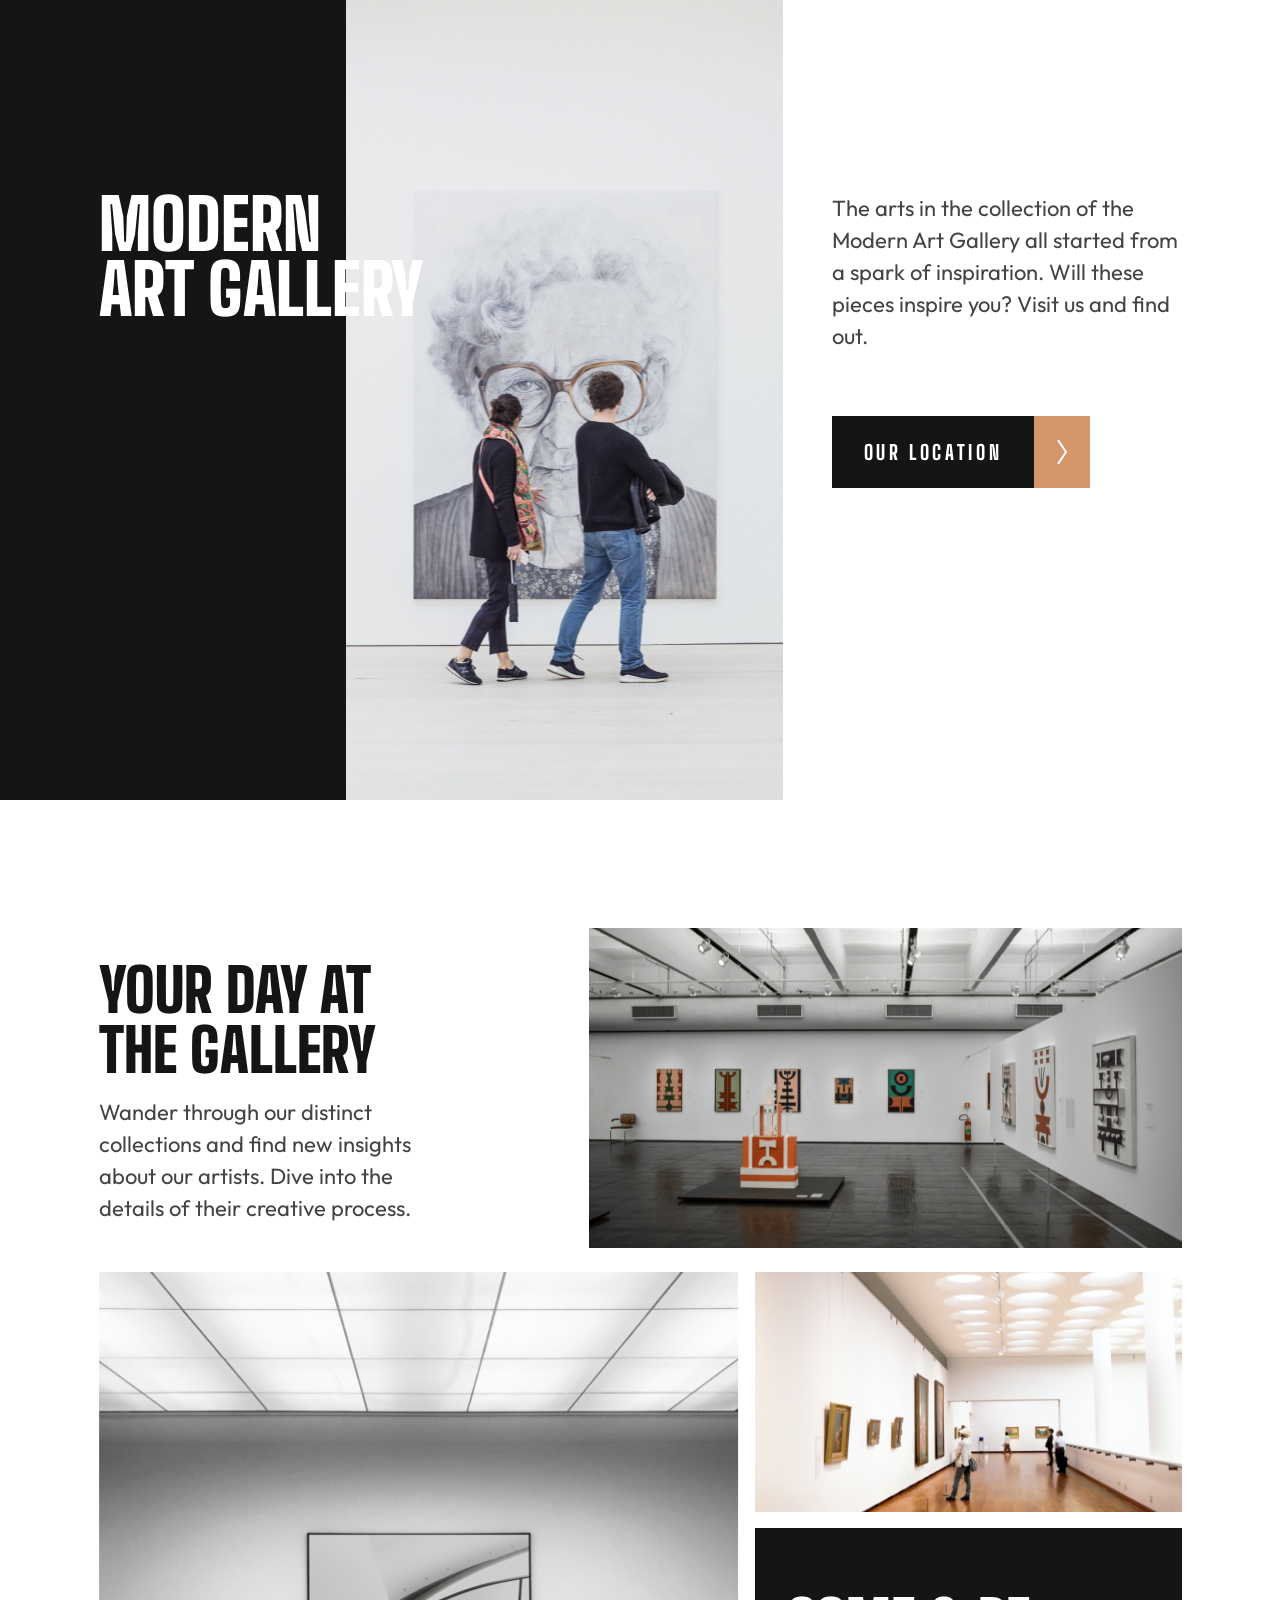
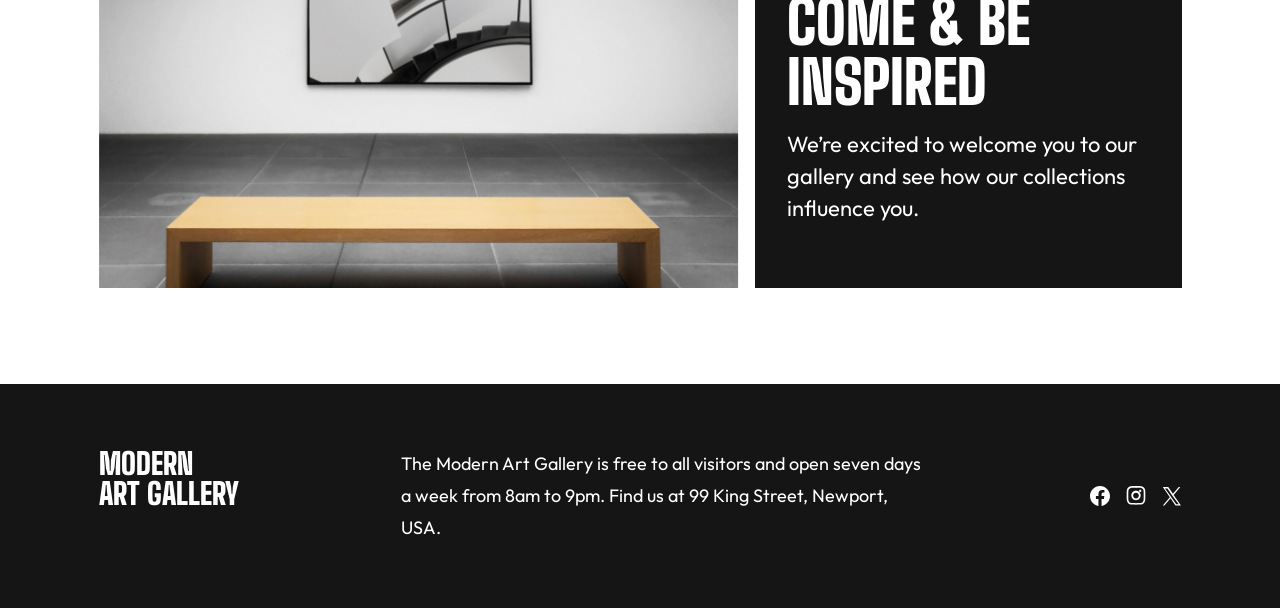
<file: index.html>
<!DOCTYPE html>
<html lang="en">
<head>
  <meta charset="UTF-8">
  <meta name="viewport" content="width=device-width, initial-scale=1.0">
  <title>Modern Art Gallery</title>
  <!-- Preconectar con Google Fonts -->
  <link rel="preconnect" href="https://fonts.googleapis.com">
  <link rel="preconnect" href="https://fonts.gstatic.com" crossorigin>
  <!-- Fuentes Big Shoulders Display (900,800) y Outfit (400, Light) -->
  <link href="https://fonts.googleapis.com/css2?family=Big+Shoulders+Display:wght@800;900&family=Outfit:wght@400&display=swap" rel="stylesheet">
  <!-- Hoja de estilos SCSS compilada (enlazamos como CSS) -->
  <link rel="stylesheet" href="scss/main.css">
</head>
<body>

<header class="header hero">
  <!-- capas de fondo: capa 1 y capa2 se controlan desde scss, imagen izquierda como fondo de capa2 -->
  <div class="hero__layers">
    <div class="hero__layer1"></div>
    <div class="hero__layer2" role="img" aria-label="2 personas contemplando un cuadro"></div>
  </div>
  
  <div class="hero__content">
    <h1 class="hero__title">MODERN <br />ART GALLERY</h1>
    <div class="hero__right-block">
      <p class="hero__description">The arts in the collection of the Modern Art Gallery all started from a spark of inspiration. Will these pieces inspire you? Visit us and find out.</p>
       <a href="location.html">
        <div class="button">
          <span class="button-text">OUR LOCATION</span>
          <div class="button-arrow">
            <!-- flecha svg blanca -->
            <svg width="10" height="24" viewBox="0 0 10 24" fill="none" xmlns="http://www.w3.org/2000/svg">
              <path d="M1 0L9 12L1 24" stroke="white" stroke-width="2"/>
            </svg>
          </div>
        </div>  
       </a>
      </div>
    </div>
  </div>
</header>

<main class="main main-home">
  <!-- grid 1: dos columnas -->
  <section class="main-home__grid1">
    <div class="main-home__grid1-col1">
      <h2 class="main-home__grid1-title">Your Day at the Gallery</h2>
      <p class="main-home__grid1-description">Wander through our distinct collections and find new insights about our artists. Dive into the details of their creative process.</p>
    </div>
    <div class="main-home__grid1-col2" role="img" aria-label="Galería de arte">
      <!-- imagen responsiva: fondo gestionado por scss -->
    </div>
  </section>

  <!-- grid 2: 2 columnas + 2 filas implícitas -->
  <section class="main-home__grid2">
    <!-- columna izquierda: ocupa dos filas -->
    <div class="main-home__grid2-left" role="img" aria-label="Vista de un cuadro desde un banco">
      <!-- imagen responsiva: fondo gestionado por scss -->
    </div>
    <!-- columna derecha (con dos filas) -->
    <div class="main-home__grid2-right">
      <div class="main-home__grid2-right-top" role="img" aria-label="Personas contemplando arte en la galería">
        <!-- imagen responsiva: fondo gestionado por scss -->
      </div>
      <div class="main-home__grid2-right-bottom">
        <h2 class="main-home__grid2-title">COME & BE INSPIRED</h2>
        <p class="main-home__grid2-description">We’re excited to welcome you to our gallery and see how our collections influence you.</p>
      </div>
    </div>
  </section>
</main>

<footer class="footer footer-home">
  <div class="footer__content">    
    <p class="footer__brand-text">MODERN <br />ART GALLERY</p>
    <p class="footer__info-text">The Modern Art Gallery is free to all visitors and open seven days a week from 8am to 9pm. Find us at 99 King Street, Newport, USA.</p>
    <div class="footer__social">
        <a href="#" class="footer__social-link" aria-label="Facebook">
        <svg width="20" height="20" viewBox="0 0 20 20" fill="none" xmlns="http://www.w3.org/2000/svg">
            <path d="M20 10.0611C20 4.50451 15.5229 0 10 0C4.47715 0 0 4.50451 0 10.0611C0 15.0824 3.65685 19.2452 8.4375 20V12.9695H5.89844V10.0611H8.4375V7.84446C8.4375 5.32283 9.93047 3.93013 12.2146 3.93013C13.3087 3.93013 14.4531 4.12646 14.4531 4.12646V6.60216H13.1922C11.9499 6.60216 11.5625 7.37826 11.5625 8.17453V10.0611H14.3359L13.8926 12.9695H11.5625V20C16.3431 19.2452 20 15.0824 20 10.0611Z" />
        </svg>
        </a>
        <a href="#" class="footer__social-link" aria-label="Instagram">
        <svg width="20" height="20" viewBox="0 0 20 20" fill="none" xmlns="http://www.w3.org/2000/svg">
            <path d="M10 1.80188C12.6719 1.80188 12.9875 1.81375 13.9406 1.85625C14.825 1.895 15.3031 2.045 15.6188 2.17125C16.0344 2.335 16.3344 2.53375 16.6438 2.84313C16.9562 3.15625 17.1512 3.4525 17.3156 3.86813C17.4419 4.18375 17.5919 4.665 17.6306 5.54563C17.6731 6.5025 17.685 6.81813 17.685 9.48625C17.685 12.1581 17.6731 12.4737 17.6306 13.4269C17.5919 14.3112 17.4419 14.7894 17.3156 15.105C17.1512 15.5206 16.9525 15.8206 16.6438 16.13C16.3306 16.4425 16.0344 16.6375 15.6188 16.8019C15.3031 16.9281 14.8219 17.0781 13.9406 17.1169C12.9838 17.1594 12.6681 17.1712 10 17.1712C7.32812 17.1712 7.0125 17.1594 6.05938 17.1169C5.175 17.0781 4.69687 16.9281 4.38125 16.8019C3.96563 16.6375 3.66562 16.4388 3.35625 16.13C3.04375 15.8169 2.84875 15.5206 2.68438 15.105C2.55812 14.7894 2.40812 14.3081 2.36938 13.4269C2.32688 12.47 2.315 12.1544 2.315 9.48625C2.315 6.81438 2.32688 6.49875 2.36938 5.54563C2.40812 4.66125 2.55812 4.18313 2.68438 3.8675C2.84875 3.45188 3.0475 3.15188 3.35625 2.8425C3.66938 2.53 3.96563 2.335 4.38125 2.17063C4.69687 2.04438 5.17812 1.89438 6.05938 1.85563C7.0125 1.81313 7.32812 1.80125 10 1.80125V1.80188ZM10 0C7.28438 0 6.94375 0.011875 5.97813 0.055C5.01562 0.098125 4.34687 0.255 3.77187 0.473125C3.17187 0.7 2.67187 0.995 2.175 1.495C1.675 1.99188 1.38062 2.49188 1.15375 3.09125C0.935625 3.66625 0.77875 4.335 0.735625 5.2975C0.6925 6.2625 0.680664 6.60375 0.680664 9.31937C0.680664 12.035 0.6925 12.3756 0.735625 13.3412C0.77875 14.3037 0.935625 14.9725 1.15375 15.5475C1.38062 16.1475 1.67812 16.6512 2.175 17.1444C2.67187 17.6406 3.17187 17.9381 3.77125 18.165C4.34687 18.3831 5.015 18.54 5.9775 18.5831C6.9425 18.6262 7.28375 18.6381 9.99937 18.6381C12.715 18.6381 13.0556 18.6262 14.0212 18.5831C14.9838 18.54 15.6525 18.3831 16.2275 18.165C16.8269 17.9381 17.3269 17.6406 17.8238 17.1444C18.32 16.6475 18.6144 16.1475 18.8444 15.5481C19.0625 14.9731 19.2194 14.305 19.2625 13.3425C19.3056 12.3775 19.3175 12.0362 19.3175 9.32062C19.3175 6.605 19.3056 6.26437 19.2625 5.29875C19.2194 4.33625 19.0625 3.6675 18.8444 3.0925C18.6219 2.4875 18.3306 1.98375 17.8306 1.49125C17.3306 0.99875 16.8306 0.70125 16.2319 0.47125C15.6569 0.253125 14.9888 0.09625 14.0262 0.053125C13.0569 0.01125 12.7156 0 10 0Z" />
            <path d="M10 4.86499C7.41625 4.86499 5.3225 6.95874 5.3225 9.54249C5.3225 12.1262 7.41625 14.22 10 14.22C12.5838 14.22 14.6775 12.1262 14.6775 9.54249C14.6775 6.95874 12.5838 4.86499 10 4.86499ZM10 12.4306C8.40625 12.4306 7.11187 11.1362 7.11187 9.54249C7.11187 7.94874 8.40625 6.65437 10 6.65437C11.5938 6.65437 12.8881 7.94874 12.8881 9.54249C12.8881 11.1362 11.5938 12.4306 10 12.4306Z" />
            <path d="M15.3438 4.92624C15.3438 5.54561 14.8406 6.04561 14.2212 6.04561C13.6019 6.04561 13.0988 5.54249 13.0988 4.92624C13.0988 4.30999 13.6019 3.80374 14.2212 3.80374C14.8406 3.80374 15.3438 4.30686 15.3438 4.92624Z" />
        </svg>
        </a>
        <a href="#" class="footer__social-link" aria-label="X (Twitter)">
        <svg width="20" height="20" viewBox="0 0 20 20" fill="none" xmlns="http://www.w3.org/2000/svg">
            <path d="M11.6517 8.912L18.3377 1H16.7767L10.9477 7.789L6.24266 1H0.820312L7.84266 11.212L0.820312 19.5H2.38131L8.54631 12.33L13.5127 19.5H18.935L11.6517 8.912ZM9.37166 11.378L8.65266 10.346L2.92466 2.419H5.47266L10.0137 9.133L10.7327 10.165L16.7777 18.14H14.2297L9.37166 11.378Z" />
        </svg>
        </a>
    </div>
  </div>    
</footer>

</body>
</html>
</file>
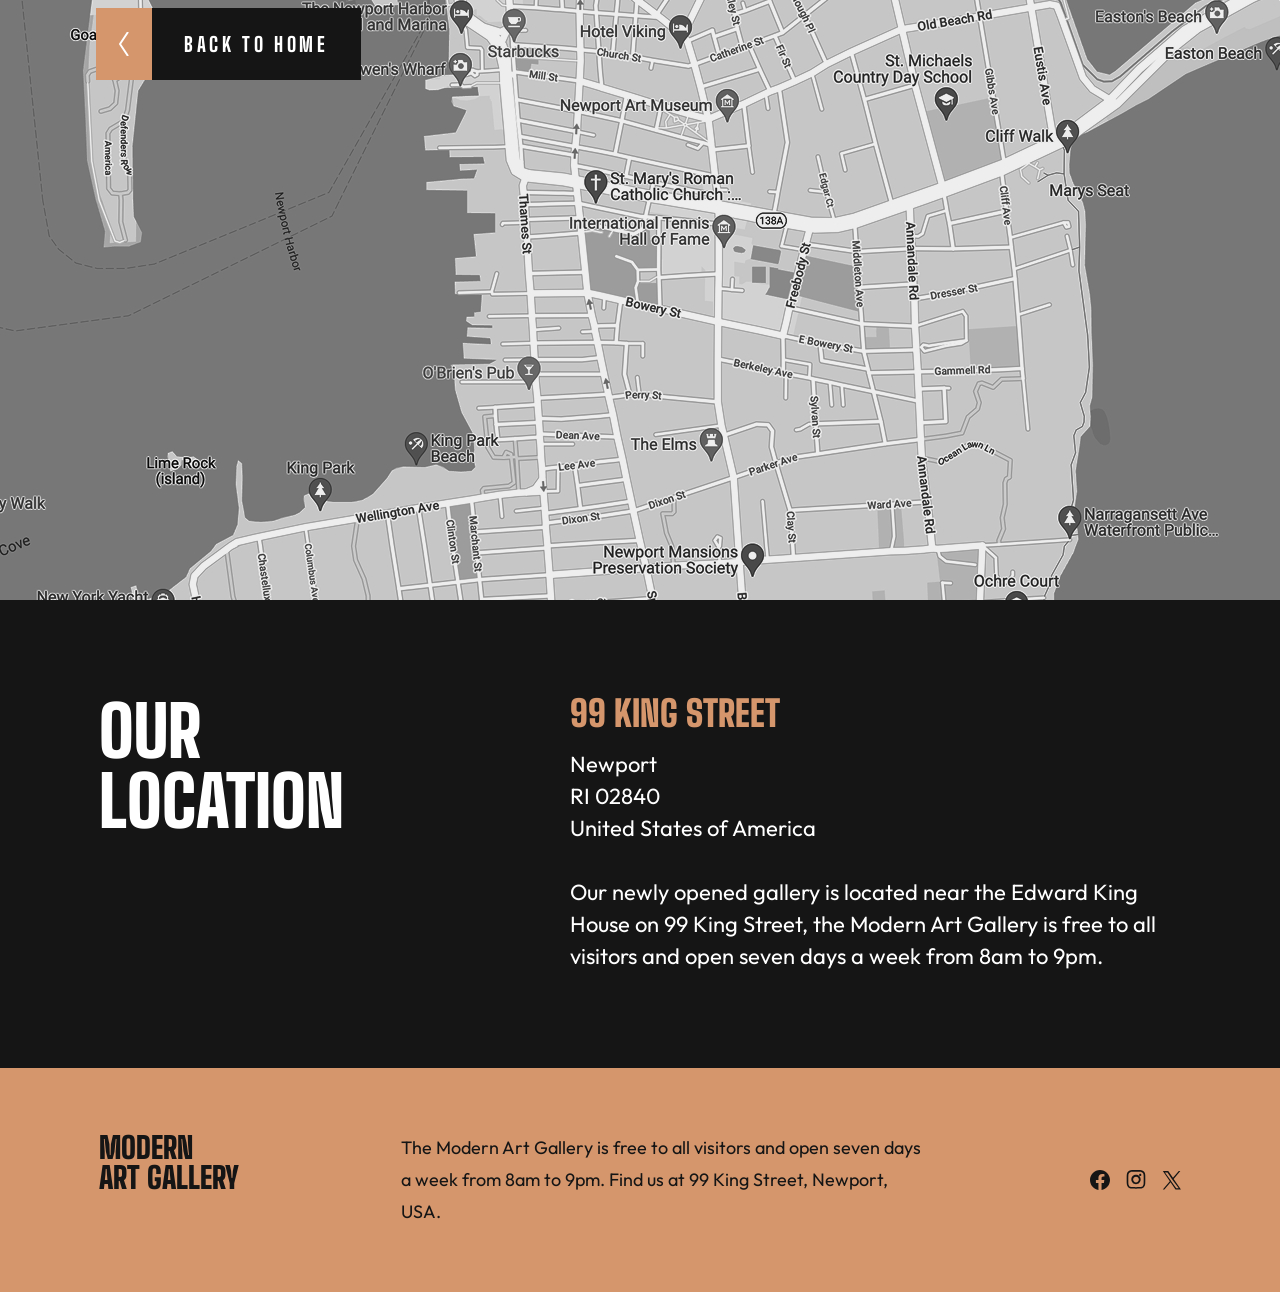
<file: location.html>
<!DOCTYPE html>
<html lang="en">
<head>
  <meta charset="UTF-8">
  <meta name="viewport" content="width=device-width, initial-scale=1.0">
  <title>Modern Art Gallery</title>
  <!-- Preconectar con Google Fonts -->
  <link rel="preconnect" href="https://fonts.googleapis.com">
  <link rel="preconnect" href="https://fonts.gstatic.com" crossorigin>
  <!-- Fuentes Big Shoulders Display (900,800) y Outfit (400, Light) -->
  <link href="https://fonts.googleapis.com/css2?family=Big+Shoulders+Display:wght@800;900&family=Outfit:wght@400&display=swap" rel="stylesheet">
  <!-- Hoja de estilos SCSS compilada (enlazamos como CSS) -->
  <link rel="stylesheet" href="scss/main.css">
</head>
<body>

<header class="header header-map"> 
    <div class="header-map__content">
        <a href="index.html">
            <div class="button">
                <div class="button-arrow">
                <!-- flecha svg blanca -->
                <svg width="10" height="24" viewBox="0 0 10 24" fill="none" xmlns="http://www.w3.org/2000/svg">
                    <path d="M9 0L1 12L9 24" stroke="white" stroke-width="2"/>
                </svg>
                </div>
                <span class="button-text">BACK TO HOME</span>
            </div>
         </a>
    </div>
</header>

<main class="main main-location">
    <section class="main-location__grid">
        <div class="main-location__grid-col1">
            <h2 class="main-location__grid-title">OUR LOCATION</h2>
        </div>
        <div class="main-location__grid-col2">
            <h3 class="main-location__grid-col2-title">99 King Street</h3>  
            <div class="main-location__grid-description">                           
                <address class="main-location__grid-address">
                    Newport<br />
                    RI 02840<br />
                    United States of America<br /><br />
                </address>
                <p>
                    Our newly opened gallery is located near the Edward
                    King House on 99 King Street, the Modern Art Gallery is
                    free to all visitors and open seven days a week from
                    8am to 9pm.
                </p>
            </div>
        </div>
    </section>
</main>

<footer class="footer footer-location">
  <div class="footer__content">    
    <p class="footer__brand-text">MODERN <br />ART GALLERY</p>
    <p class="footer__info-text">The Modern Art Gallery is free to all visitors and open seven days a week from 8am to 9pm. Find us at 99 King Street, Newport, USA.</p>
    <div class="footer__social">
        <a href="#" class="footer__social-link" aria-label="Facebook">
        <svg width="20" height="20" viewBox="0 0 20 20" fill="none" xmlns="http://www.w3.org/2000/svg">
            <path d="M20 10.0611C20 4.50451 15.5229 0 10 0C4.47715 0 0 4.50451 0 10.0611C0 15.0824 3.65685 19.2452 8.4375 20V12.9695H5.89844V10.0611H8.4375V7.84446C8.4375 5.32283 9.93047 3.93013 12.2146 3.93013C13.3087 3.93013 14.4531 4.12646 14.4531 4.12646V6.60216H13.1922C11.9499 6.60216 11.5625 7.37826 11.5625 8.17453V10.0611H14.3359L13.8926 12.9695H11.5625V20C16.3431 19.2452 20 15.0824 20 10.0611Z" />
        </svg>
        </a>
        <a href="#" class="footer__social-link" aria-label="Instagram">
        <svg width="20" height="20" viewBox="0 0 20 20" fill="none" xmlns="http://www.w3.org/2000/svg">
            <path d="M10 1.80188C12.6719 1.80188 12.9875 1.81375 13.9406 1.85625C14.825 1.895 15.3031 2.045 15.6188 2.17125C16.0344 2.335 16.3344 2.53375 16.6438 2.84313C16.9562 3.15625 17.1512 3.4525 17.3156 3.86813C17.4419 4.18375 17.5919 4.665 17.6306 5.54563C17.6731 6.5025 17.685 6.81813 17.685 9.48625C17.685 12.1581 17.6731 12.4737 17.6306 13.4269C17.5919 14.3112 17.4419 14.7894 17.3156 15.105C17.1512 15.5206 16.9525 15.8206 16.6438 16.13C16.3306 16.4425 16.0344 16.6375 15.6188 16.8019C15.3031 16.9281 14.8219 17.0781 13.9406 17.1169C12.9838 17.1594 12.6681 17.1712 10 17.1712C7.32812 17.1712 7.0125 17.1594 6.05938 17.1169C5.175 17.0781 4.69687 16.9281 4.38125 16.8019C3.96563 16.6375 3.66562 16.4388 3.35625 16.13C3.04375 15.8169 2.84875 15.5206 2.68438 15.105C2.55812 14.7894 2.40812 14.3081 2.36938 13.4269C2.32688 12.47 2.315 12.1544 2.315 9.48625C2.315 6.81438 2.32688 6.49875 2.36938 5.54563C2.40812 4.66125 2.55812 4.18313 2.68438 3.8675C2.84875 3.45188 3.0475 3.15188 3.35625 2.8425C3.66938 2.53 3.96563 2.335 4.38125 2.17063C4.69687 2.04438 5.17812 1.89438 6.05938 1.85563C7.0125 1.81313 7.32812 1.80125 10 1.80125V1.80188ZM10 0C7.28438 0 6.94375 0.011875 5.97813 0.055C5.01562 0.098125 4.34687 0.255 3.77187 0.473125C3.17187 0.7 2.67187 0.995 2.175 1.495C1.675 1.99188 1.38062 2.49188 1.15375 3.09125C0.935625 3.66625 0.77875 4.335 0.735625 5.2975C0.6925 6.2625 0.680664 6.60375 0.680664 9.31937C0.680664 12.035 0.6925 12.3756 0.735625 13.3412C0.77875 14.3037 0.935625 14.9725 1.15375 15.5475C1.38062 16.1475 1.67812 16.6512 2.175 17.1444C2.67187 17.6406 3.17187 17.9381 3.77125 18.165C4.34687 18.3831 5.015 18.54 5.9775 18.5831C6.9425 18.6262 7.28375 18.6381 9.99937 18.6381C12.715 18.6381 13.0556 18.6262 14.0212 18.5831C14.9838 18.54 15.6525 18.3831 16.2275 18.165C16.8269 17.9381 17.3269 17.6406 17.8238 17.1444C18.32 16.6475 18.6144 16.1475 18.8444 15.5481C19.0625 14.9731 19.2194 14.305 19.2625 13.3425C19.3056 12.3775 19.3175 12.0362 19.3175 9.32062C19.3175 6.605 19.3056 6.26437 19.2625 5.29875C19.2194 4.33625 19.0625 3.6675 18.8444 3.0925C18.6219 2.4875 18.3306 1.98375 17.8306 1.49125C17.3306 0.99875 16.8306 0.70125 16.2319 0.47125C15.6569 0.253125 14.9888 0.09625 14.0262 0.053125C13.0569 0.01125 12.7156 0 10 0Z" />
            <path d="M10 4.86499C7.41625 4.86499 5.3225 6.95874 5.3225 9.54249C5.3225 12.1262 7.41625 14.22 10 14.22C12.5838 14.22 14.6775 12.1262 14.6775 9.54249C14.6775 6.95874 12.5838 4.86499 10 4.86499ZM10 12.4306C8.40625 12.4306 7.11187 11.1362 7.11187 9.54249C7.11187 7.94874 8.40625 6.65437 10 6.65437C11.5938 6.65437 12.8881 7.94874 12.8881 9.54249C12.8881 11.1362 11.5938 12.4306 10 12.4306Z" />
            <path d="M15.3438 4.92624C15.3438 5.54561 14.8406 6.04561 14.2212 6.04561C13.6019 6.04561 13.0988 5.54249 13.0988 4.92624C13.0988 4.30999 13.6019 3.80374 14.2212 3.80374C14.8406 3.80374 15.3438 4.30686 15.3438 4.92624Z" />
        </svg>
        </a>
        <a href="#" class="footer__social-link" aria-label="X (Twitter)">
        <svg width="20" height="20" viewBox="0 0 20 20" fill="none" xmlns="http://www.w3.org/2000/svg">
            <path d="M11.6517 8.912L18.3377 1H16.7767L10.9477 7.789L6.24266 1H0.820312L7.84266 11.212L0.820312 19.5H2.38131L8.54631 12.33L13.5127 19.5H18.935L11.6517 8.912ZM9.37166 11.378L8.65266 10.346L2.92466 2.419H5.47266L10.0137 9.133L10.7327 10.165L16.7777 18.14H14.2297L9.37166 11.378Z" />
        </svg>
        </a>
    </div>
  </div>    
</footer>

</body>
</html>
</file>
<file: scss/main.css>
* {
  margin: 0;
  padding: 0;
  box-sizing: border-box;
}

body {
  min-height: 100vh;
  font-family: "Outfit", sans-serif;
  overflow-x: hidden;
}

img {
  max-width: 100%;
  height: auto;
  display: block;
}

a {
  text-decoration: none;
}

h1, h2, h3, h4, h5, h6 {
  font-family: "Big Shoulders Display", cursive;
  font-weight: 900;
  text-transform: uppercase;
}

.hero {
  max-width: 1275px;
  margin: 0 auto;
  min-height: 0;
}
.hero__layer1 {
  display: none;
}
.hero__layer2 {
  height: 400px;
  width: 100%;
  background-image: url("../assets/hero-modern-art-gallery.jpg");
  background-size: cover;
  background-position: center;
  background-repeat: no-repeat;
}
.hero__content {
  padding: 2rem 1rem;
  position: relative;
  z-index: 3;
  display: flex;
  flex-direction: column;
  gap: 2rem;
}
.hero__title {
  font-family: "Big Shoulders Display", cursive;
  font-weight: 900;
  font-size: 60px;
  line-height: 55px;
  color: #151515;
  text-transform: uppercase;
  max-width: 500px;
  margin: 0;
}
.hero__right-block {
  max-width: 100%;
}
.hero__description {
  font-family: "Outfit", sans-serif;
  font-weight: 400;
  font-size: 18px;
  line-height: 28px;
  color: #444444;
  margin-bottom: 2rem;
  max-width: 100%;
  text-align: left;
}

.header-map {
  background-image: url("../assets/location.jpg");
  background-position: center;
  background-size: cover;
  height: 600px;
}
.header-map__content {
  position: absolute;
  top: 0;
  left: 0;
  padding: 0.5rem;
  width: 100%;
  z-index: 10;
}

.button {
  display: flex;
  cursor: pointer;
}
.button-text {
  font-family: "Big Shoulders Display", cursive;
  font-weight: 800;
  font-size: 20px;
  line-height: 100%;
  letter-spacing: 3.64px;
  background-color: #151515;
  color: #FFFFFF;
  padding: 0 2rem;
  height: 72px;
  display: flex;
  align-items: center;
  justify-content: center;
  text-transform: uppercase;
  transition: all 0.25s ease;
}
.button-arrow {
  width: 56px;
  height: 72px;
  background-color: #D5966C;
  display: flex;
  align-items: center;
  justify-content: center;
  transition: all 0.25s ease;
}
.button-arrow svg {
  width: 10px;
  height: 24px;
}
.button-arrow svg path {
  stroke: #FFFFFF;
  stroke-width: 2;
}
.button:hover .button-text {
  background-color: #D5966C;
}
.button:hover .button-arrow {
  background-color: #151515;
}

.main-home {
  padding: 4rem 1rem;
  max-width: 1275px;
  margin: 0 auto;
}
.main-home__grid1 {
  display: grid;
  grid-template-columns: 1fr;
  gap: 0;
  margin-bottom: 1rem;
}
.main-home__grid1-col1 {
  order: 2;
  padding: 2rem 0 2rem;
  max-width: 100%;
}
.main-home__grid1-col2 {
  order: 1;
  width: 100%;
  height: 320px;
  background-image: url("../assets/your-day-at-the-gallery.jpg");
  background-size: cover;
  background-position: center;
}
.main-home__grid1-title {
  font-family: "Big Shoulders Display", cursive;
  font-weight: 900;
  font-size: 50px;
  line-height: 45px;
  color: #151515;
  text-transform: uppercase;
  margin-bottom: 1rem;
}
.main-home__grid1-description {
  font-family: "Outfit", sans-serif;
  font-weight: 400;
  font-size: 18px;
  line-height: 28px;
  color: #444444;
}
.main-home__grid2 {
  display: grid;
  grid-template-columns: 1fr;
  gap: 1rem;
}
.main-home__grid2-left {
  aspect-ratio: 3/4;
  background-image: url("../assets/come-and-be-inspired-left.jpg");
  background-size: cover;
  background-position: center;
}
.main-home__grid2-right {
  display: flex;
  flex-direction: column;
  gap: 1rem;
}
.main-home__grid2-right-top {
  aspect-ratio: 16/9;
  background-image: url("../assets/come-and-be-inspired-right.jpg");
  background-size: cover;
  background-position: center;
}
.main-home__grid2-right-bottom {
  background-color: #151515;
  padding: 2rem 1rem;
  display: flex;
  flex-direction: column;
  justify-content: center;
}
.main-home__grid2-title {
  font-family: "Big Shoulders Display", cursive;
  font-weight: 900;
  font-size: 50px;
  line-height: 45px;
  color: #FFFFFF;
  text-transform: uppercase;
  margin-bottom: 1rem;
}
.main-home__grid2-description {
  font-family: "Outfit", sans-serif;
  font-weight: 400;
  font-size: 18px;
  line-height: 28px;
  color: #FFFFFF;
}

.main-location {
  background-color: #151515;
}
.main-location__grid {
  display: grid;
  grid-template-columns: 1fr;
  padding: 2rem 1rem;
  max-width: 1275px;
  margin: 0 auto;
}
.main-location__grid-col1 {
  max-width: 100%;
}
.main-location__grid-col2 {
  width: 100%;
}
.main-location__grid-title {
  font-family: "Big Shoulders Display", cursive;
  font-weight: 900;
  font-size: 50px;
  line-height: 50px;
  color: #FFFFFF;
  text-transform: uppercase;
  margin-bottom: 2rem;
  width: auto;
}
.main-location__grid-col2-title {
  font-family: "Big Shoulders Display", cursive;
  font-weight: 900;
  font-size: 32px;
  line-height: 32px;
  color: #D5966C;
  text-transform: uppercase;
  margin-bottom: 1rem;
}
.main-location__grid-description {
  font-family: "Outfit", sans-serif;
  font-weight: 400;
  font-size: 18px;
  line-height: 28px;
  color: #FFFFFF;
}
.main-location__grid-address {
  font-style: normal;
}

.footer-home {
  background-color: #151515;
  color: #FFFFFF;
}
.footer-home .footer__social-link svg {
  fill: #FFFFFF;
}
.footer-home .footer__social-link svg:hover {
  fill: #D5966C;
}
.footer-location {
  background-color: #D5966C;
  color: #151515;
}
.footer-location .footer__social-link svg {
  fill: #151515;
}
.footer-location .footer__social-link svg:hover {
  fill: #FFFFFF;
}
.footer__content {
  display: grid;
  grid-template-columns: 1fr;
  gap: 2rem;
  padding: 2rem 2rem;
  max-width: 1275px;
  margin: 0 auto;
}
.footer__brand-text {
  font-family: "Big Shoulders Display", cursive;
  font-weight: 900;
  font-size: 28px;
  line-height: 1;
  text-transform: uppercase;
  display: block;
}
.footer__info-text {
  font-family: "Outfit", sans-serif;
  font-weight: 400;
  font-size: 16px;
  line-height: 26px;
}
.footer__social {
  display: flex;
  gap: 1rem;
  align-items: center;
  justify-content: left;
}
.footer__social-link {
  display: inline-flex;
  align-items: center;
  justify-content: center;
}
.footer__social-link svg {
  width: 20px;
  height: 20px;
  transition: fill 0.3s ease;
}

@media (min-width: 768px) {
  .hero {
    padding-right: 2rem;
    min-height: 800px;
    max-width: 50%;
    margin-top: 0;
    margin-right: 0;
    margin-bottom: 2rem;
    align-content: space-around;
  }
  .hero__layers {
    position: absolute;
    left: 0;
    top: 0;
    display: flex;
    width: 100%;
    z-index: 1;
  }
  .hero__layer2 {
    width: 437px;
    height: 800px;
  }
  .hero__content {
    gap: 4rem;
    padding: 0;
  }
  .hero__title {
    font-size: 70px;
    line-height: 65px;
    margin-left: 0;
  }
  .hero__right-block {
    margin-left: 0;
  }
  .hero__description {
    font-size: 18px;
    line-height: 28px;
    margin-bottom: 4rem;
  }
  .header-map__content {
    padding-left: 2rem;
  }
  .main-home {
    padding: 4rem 2rem;
  }
  .main-home__grid1 {
    grid-template-columns: 0.8fr 1.2fr;
    gap: 6rem;
  }
  .main-home__grid1-col1 {
    order: 0;
    max-width: 350px;
    padding: 2rem 0;
  }
  .main-home__grid1-title {
    font-size: 50px;
    line-height: 45px;
    width: calc(100% - 50px);
  }
  .main-home__grid2 {
    grid-template-columns: 1.2fr 0.8fr;
  }
  .main-home__grid2-left {
    aspect-ratio: unset;
  }
  .main-home__grid2-right-bottom {
    height: auto;
    padding: 4rem 2rem;
  }
  .main-home__grid2-title {
    font-size: 50px;
    line-height: 45px;
  }
  .main-home__grid2-description {
    font-size: 18px;
    line-height: 28px;
  }
  .main-location__grid {
    padding: 4rem 2rem;
    grid-template-columns: 0.8fr 1.2fr;
    gap: 4rem;
  }
  .main-location__grid-title {
    width: min-content;
    font-size: 55px;
    line-height: 50px;
  }
  .main-location__grid-col2-title {
    font-size: 32px;
    line-height: 32px;
  }
  .main-location__grid-description {
    font-size: 18px;
    line-height: 28px;
  }
  .footer__content {
    grid-template-columns: 0.5fr 1.1fr 0.4fr;
    gap: 4rem;
    padding: 4rem 2rem;
  }
  .footer__brand-text {
    font-size: 30px;
  }
  .footer__info-text {
    font-size: 18px;
    line-height: 32px;
  }
  .footer__social {
    justify-content: right;
  }
}
@media (min-width: 1024px) {
  .hero {
    padding: 12rem 6rem;
    max-width: 1275px;
    margin-right: auto;
    margin-left: auto;
    align-content: unset;
  }
  .hero__layer1 {
    display: block;
    width: 27%;
    background-color: #151515;
  }
  .hero__layer2 {
    width: 437px;
    background-size: cover;
  }
  .hero__content {
    flex-direction: row;
    justify-content: space-between;
  }
  .hero__title {
    color: #FFFFFF;
    font-size: 70px;
    line-height: 65px;
  }
  .hero__right-block {
    max-width: 450px;
  }
  .hero__description {
    font-size: 22px;
    line-height: 32px;
    max-width: 350px;
    margin-left: auto;
    margin-bottom: 4rem;
  }
  .header-map__content {
    padding-left: 6rem;
  }
  .main-home {
    padding: 6rem 6rem;
  }
  .main-home__grid1-title {
    font-size: 60px;
    line-height: 60px;
  }
  .main-home__grid1-description {
    font-size: 22px;
    line-height: 32px;
  }
  .main-home__grid2-title {
    font-size: 60px;
    line-height: 60px;
  }
  .main-home__grid2-description {
    font-size: 22px;
    line-height: 32px;
  }
  .main-location__grid {
    padding: 6rem 6rem;
  }
  .main-location__grid-title {
    font-size: 70px;
    line-height: 70px;
  }
  .main-location__grid-col2-title {
    font-size: 36px;
    line-height: 36px;
  }
  .main-location__grid-description {
    font-size: 22px;
    line-height: 32px;
  }
  .footer__content {
    padding: 4rem 6rem;
  }
}/*# sourceMappingURL=main.css.map */
</file>
